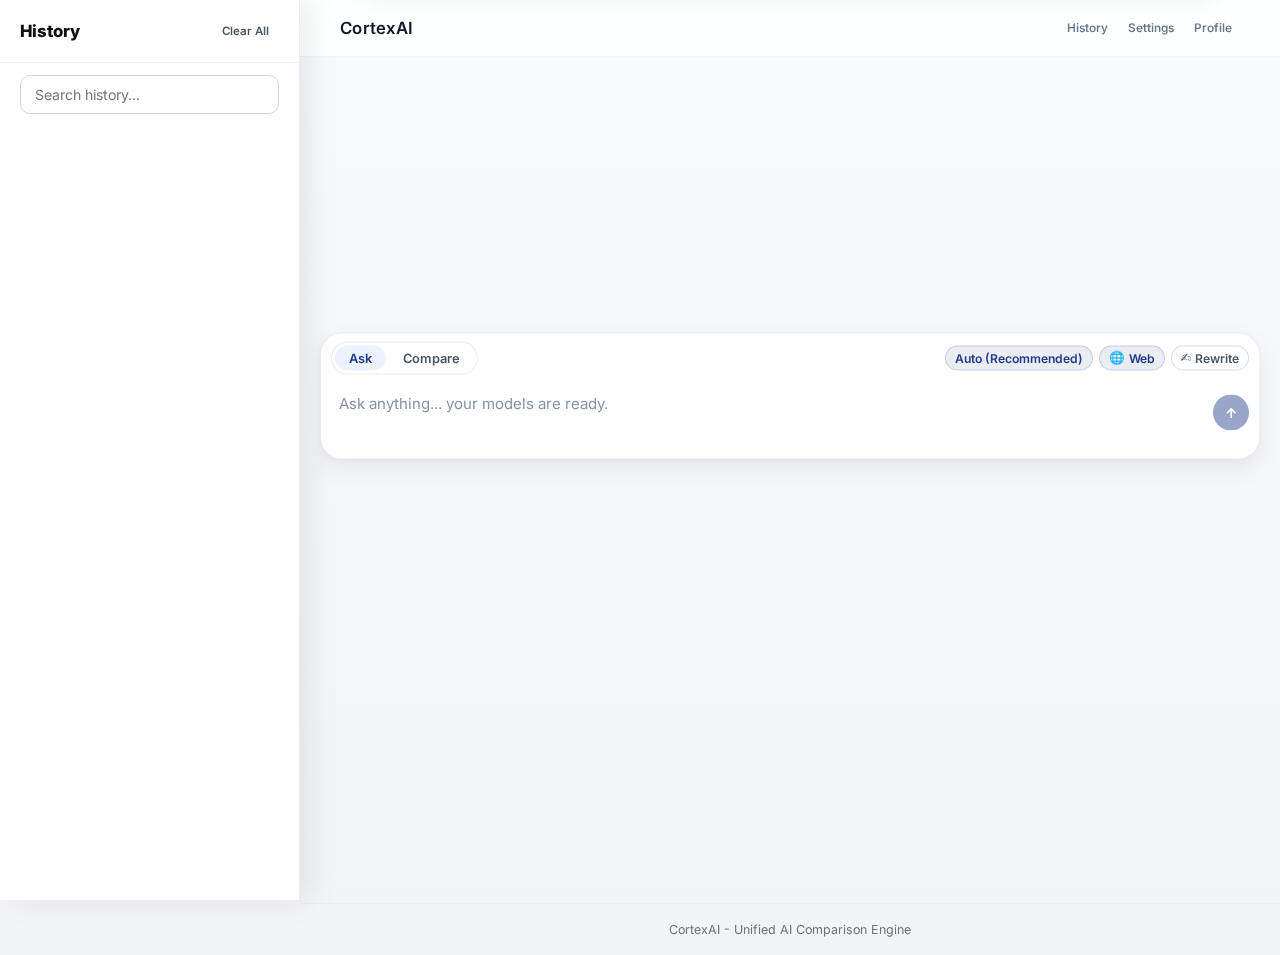
<file: frontend/index.html>
<!DOCTYPE html>
<html lang="en">

<head>
    <meta charset="UTF-8" />
    <meta name="viewport" content="width=device-width, initial-scale=1.0" />
    <title>CortexAI - Compare AI Responses Side by Side</title>
    <meta name="description"
        content="Compare AI model responses side by side. Single chat or multi-model comparison powered by CortexAI." />
    <link rel="preconnect" href="https://fonts.googleapis.com" />
    <link rel="preconnect" href="https://fonts.gstatic.com" crossorigin />
    <link
        href="https://fonts.googleapis.com/css2?family=Inter:ital,wght@0,300;0,400;0,500;0,600;0,700;0,800;1,400&display=swap"
        rel="stylesheet" />
    <link rel="stylesheet" href="style.css" />
</head>

<body>

    <div class="compact-bar" id="compactBar" aria-hidden="true">
        <div class="compact-bar-inner">
            <div class="compact-logo">
                <span class="compact-logo-text">CortexAI</span>
            </div>
            <div class="compact-mode-toggle">
                <button class="compact-mode-btn active" id="cBtnSingle" data-mode="single">Ask</button>
                <button class="compact-mode-btn" id="cBtnCompare" data-mode="compare">Compare</button>
            </div>
            <div class="compact-model-info" id="compactModelInfo"></div>
            <button class="compact-send-btn" id="compactSendBtn">
                <span class="btn-icon">&uarr;</span> Send
            </button>
        </div>
    </div>

    <header class="header" id="mainHeader">
        <div class="header-inner">
            <div class="logo">
                <span class="logo-text">CortexAI</span>
            </div>
            <div class="header-right">
                <button class="top-nav-link" type="button">History</button>
                <button class="top-nav-link" type="button">Settings</button>
                <button class="top-nav-link" type="button">Profile</button>
            </div>
        </div>
    </header>

    <aside class="history-sidebar" id="historySidebar" aria-label="Chat history">
        <div class="history-sidebar-header">
            <div class="history-sidebar-title">
                <span>History</span>
            </div>
            <div class="history-sidebar-actions">
                <button class="history-clear-btn" id="historyClearAllBtn" title="Clear all history">Clear All</button>
            </div>
        </div>
        <div class="history-search-wrap">
            <input type="text" id="historySearch" class="history-search" placeholder="Search history..."
                aria-label="Search history" />
        </div>
        <ul class="history-list" id="historyList" role="list"></ul>
        <div class="history-empty" id="historyEmpty">
            <div class="history-empty-icon">Chat</div>
            <p>No history yet.<br>Send a prompt to get started.</p>
        </div>
    </aside>

    <main class="main" id="workspace">

        <section class="results-section hidden" id="resultsSection" aria-live="polite" aria-label="AI responses">
            <div class="results-header">
                <h2 class="results-title">Responses</h2>
                <button class="btn-clear" id="clearBtn" title="Clear results">Clear</button>
            </div>
            <div class="results-grid" id="resultsGrid"></div>
        </section>

        <div class="card prompt-card" id="promptCard">
            <div class="composer-toolbar" id="composerToolbar" role="group" aria-label="Prompt routing controls">
                <div class="composer-toolbar-row">
                    <div class="mode-toggle toolbar-mode-toggle" role="tablist" aria-label="Chat mode">
                        <button class="mode-btn active" id="btnSingleMode" role="tab" aria-selected="true"
                            data-mode="single">
                            Ask
                        </button>
                        <button class="mode-btn" id="btnCompareMode" role="tab" aria-selected="false"
                            data-mode="compare">
                            Compare
                        </button>
                    </div>
                    <div class="composer-toolbar-left feature-strip" id="singleRoutingControls">
                        <span class="feature-chip-wrap">
                            <button class="feature-chip active" id="routeSmartBtn" type="button" role="switch"
                                aria-checked="true" aria-label="Auto (Recommended)"
                                aria-describedby="smartRoutingTooltip">
                                Auto (Recommended)
                            </button>
                            <span class="chip-tooltip" id="smartRoutingTooltip" role="tooltip">
                                Automatically selects the best model based on quality, speed, and cost.
                            </span>
                        </span>
                        <span class="feature-chip-wrap">
                            <button class="feature-chip" id="routeResearchBtn" type="button" role="switch"
                                aria-checked="false" aria-label="Web" aria-describedby="researchRoutingTooltip">
                                <span class="chip-icon" aria-hidden="true">&#127760;</span>
                                <span>Web</span>
                            </button>
                            <span class="chip-tooltip" id="researchRoutingTooltip" role="tooltip">
                                Searches the internet and includes citations.
                            </span>
                        </span>
                        <span class="feature-chip-wrap">
                            <button class="feature-chip" id="routeOptimizeBtn" type="button" role="switch"
                                aria-checked="false" aria-label="Rewrite" aria-describedby="optimizeRoutingTooltip">
                                <span class="chip-icon" aria-hidden="true">&#9997;</span>
                                <span>Rewrite</span>
                            </button>
                            <span class="chip-tooltip" id="optimizeRoutingTooltip" role="tooltip">
                                Improves your prompt before sending.
                            </span>
                        </span>
                    </div>
                </div>
                <div class="toolbar-model-group hidden" id="singleModelWrap">
                    <label class="sr-only" for="singleModel">Manual model selection</label>
                    <span class="toolbar-model-label" id="singleModelLabel">Using:</span>
                    <select id="singleModel" class="model-select toolbar-model-select" aria-label="Using: ChatGPT">
                        <option value="openai:gpt-4o">ChatGPT</option>
                    </select>
                </div>
                <div class="toolbar-compare-group hidden" id="compareModelWrap" aria-label="Compare model selectors">
                    <span class="toolbar-compare-label">Compare:</span>
                    <label class="sr-only" for="compareModel1">Compare model 1</label>
                    <select class="model-select toolbar-model-select compare-model-select" id="compareModel1"></select>
                    <span class="toolbar-compare-sep">vs</span>
                    <label class="sr-only" for="compareModel2">Compare model 2</label>
                    <select class="model-select toolbar-model-select compare-model-select" id="compareModel2"></select>
                    <span class="toolbar-compare-third hidden" id="compareModel3Wrap">
                        <span class="toolbar-compare-sep">vs</span>
                        <label class="sr-only" for="compareModel3">Compare model 3</label>
                        <select class="model-select toolbar-model-select compare-model-select" id="compareModel3"></select>
                    </span>
                    <button class="toolbar-add-model-btn" id="compareAddModelBtn" type="button" aria-expanded="false">
                        + Add Model
                    </button>
                </div>
            </div>
            <div class="prompt-input-wrap">
                <textarea id="promptInput" class="prompt-textarea" placeholder="Ask anything... your models are ready."
                    rows="1" aria-label="Prompt input"></textarea>
                <button class="btn-submit btn-submit-inline" id="submitBtn" aria-label="Send message">
                    <span class="btn-icon">&uarr;</span>
                </button>
            </div>
            <div class="routing-hint" id="workspaceTagline" aria-live="polite"></div>
            <div class="prompt-footer">
                <div class="prompt-footer-left">
                    <button class="btn-opt-view hidden" id="optViewBtn"
                        title="See what prompt was actually sent to the LLM">
                        View Optimized
                    </button>
                </div>
            </div>
        </div>

        <div class="opt-panel hidden" id="optPanel" role="region" aria-label="Optimized prompt view">
            <div class="opt-panel-header">
                <span class="opt-panel-title">Prompt Optimization - what went to the LLM</span>
                <button class="opt-panel-close" id="optPanelClose" aria-label="Close">X</button>
            </div>
            <div class="opt-panel-body">
                <div class="opt-col">
                    <div class="opt-col-label">YOUR ORIGINAL</div>
                    <div class="opt-col-text" id="optOriginalText"></div>
                </div>
                <div class="opt-col opt-col-right">
                    <div class="opt-col-label">OPTIMIZED</div>
                    <div class="opt-col-text" id="optOptimizedText"></div>
                </div>
            </div>
        </div>

        <div class="examples-section">
            <p class="examples-title">TRY AN EXAMPLE</p>
            <div class="examples-chips">
                <button class="chip" data-prompt="Explain quantum computing in simple terms">Explain quantum computing
                    in simple terms</button>
                <button class="chip" data-prompt="Write a haiku about artificial intelligence">Write a haiku about
                    artificial intelligence</button>
                <button class="chip" data-prompt="What are the pros and cons of remote work?">Pros and cons of remote
                    work?</button>
                <button class="chip" data-prompt="Explain the difference between SQL and NoSQL databases">SQL vs NoSQL
                    databases</button>
                <button class="chip" data-prompt="What is the best way to learn a new programming language?">How to
                    learn a programming language?</button>
            </div>
        </div>

        <div class="error-banner hidden" id="errorBanner" role="alert">
            <span class="error-icon">!</span>
            <span id="errorMsg">Something went wrong.</span>
            <button class="error-close" id="errorClose" aria-label="Dismiss error">X</button>
        </div>

    </main>

    <footer class="footer">
        <p>CortexAI - Unified AI Comparison Engine</p>
    </footer>

    <script src="smart-routing-state.js"></script>
    <script src="app.js"></script>
</body>

</html>
</file>
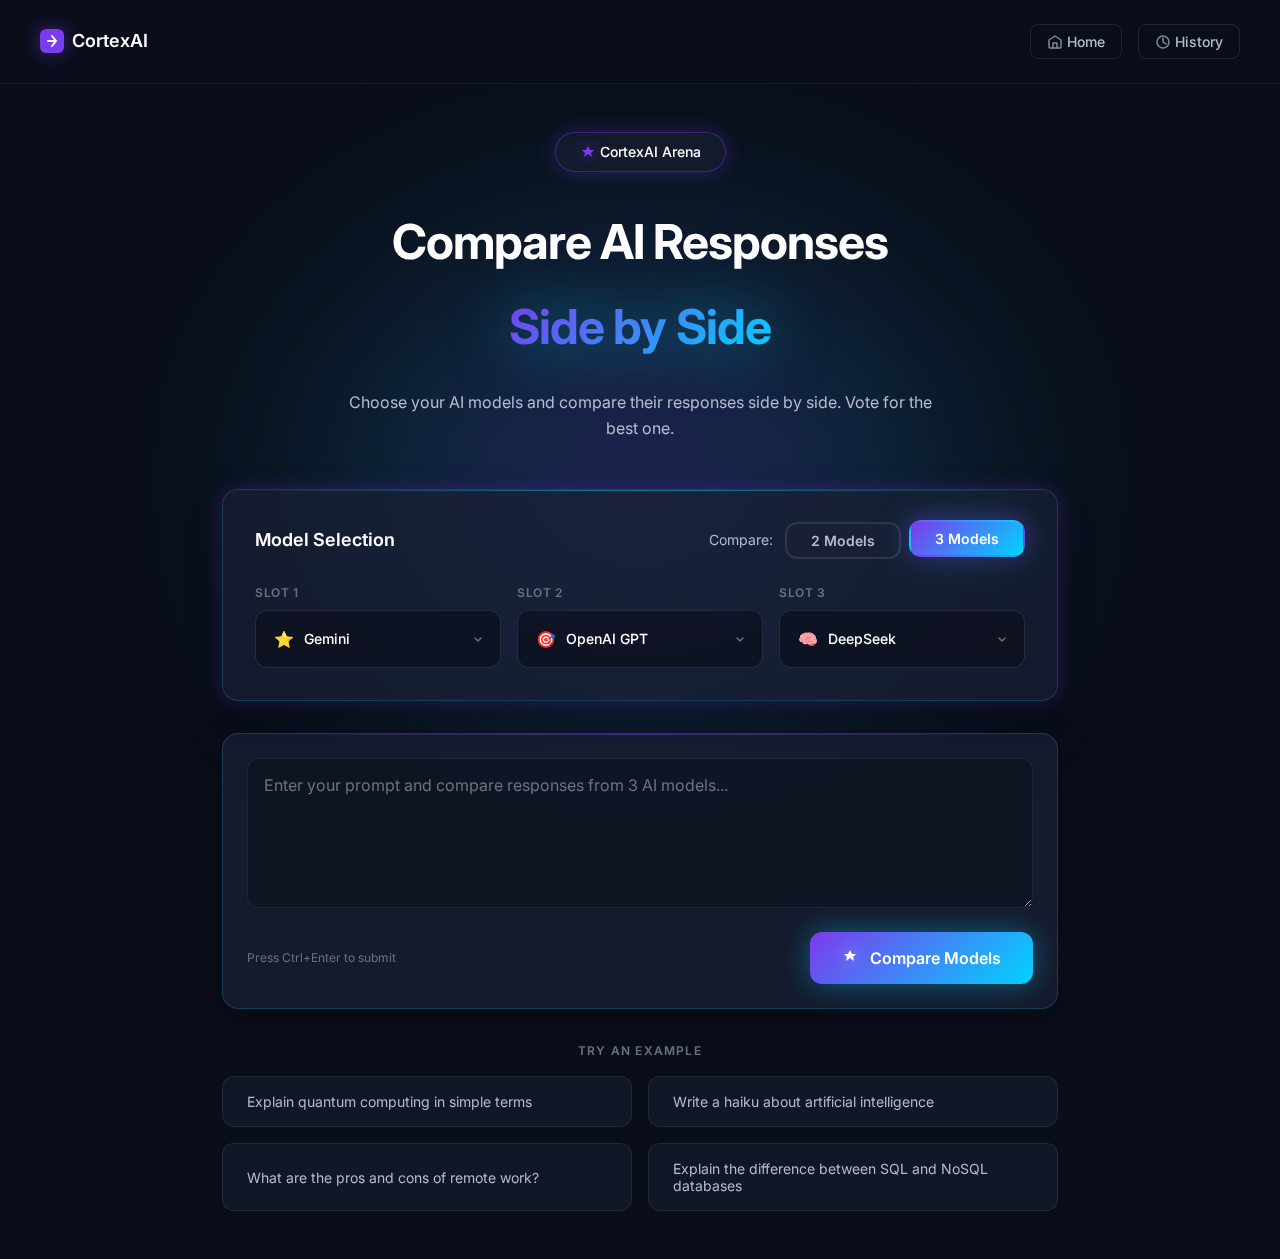
<file: ui/index.html>
<!DOCTYPE html>
<html lang="en">

<head>
    <meta charset="UTF-8">
    <meta name="viewport" content="width=device-width, initial-scale=1.0">
    <title>CortexAI Arena - Compare AI Responses</title>
    <meta name="description" content="Compare AI model responses side by side in the CortexAI Arena">
    <link rel="preconnect" href="https://fonts.googleapis.com">
    <link rel="preconnect" href="https://fonts.gstatic.com" crossorigin>
    <link href="https://fonts.googleapis.com/css2?family=Inter:wght@400;500;600;700&display=swap" rel="stylesheet">
    <link rel="stylesheet" href="styles.css?v=arena2026">
</head>

<body>
    <div class="container">
        <!-- Header -->
        <header class="header">
            <div class="logo">
                <div class="logo-icon">
                    <svg width="24" height="24" viewBox="0 0 24 24" fill="none" xmlns="http://www.w3.org/2000/svg">
                        <rect width="24" height="24" rx="6" fill="url(#logoGradient)" />
                        <path d="M12 7L16 12L12 17M8 12H16" stroke="#fff" stroke-width="2" stroke-linecap="round"
                            stroke-linejoin="round" />
                        <defs>
                            <linearGradient id="logoGradient" x1="0" y1="0" x2="24" y2="24">
                                <stop offset="0%" stop-color="#7c3aed" />
                                <stop offset="100%" stop-color="#00d4ff" />
                            </linearGradient>
                        </defs>
                    </svg>
                </div>
                <span class="logo-text">CortexAI</span>
            </div>
            <div class="header-actions">
                <button class="nav-btn" id="homeBtn">
                    <svg width="16" height="16" viewBox="0 0 16 16" fill="none" xmlns="http://www.w3.org/2000/svg">
                        <path d="M2 6L8 2L14 6V13C14 13.5523 13.5523 14 13 14H3C2.44772 14 2 13.5523 2 13V6Z"
                            stroke="currentColor" stroke-width="1.5" stroke-linecap="round" stroke-linejoin="round" />
                        <path d="M6 14V9H10V14" stroke="currentColor" stroke-width="1.5" stroke-linecap="round"
                            stroke-linejoin="round" />
                    </svg>
                    <span>Home</span>
                </button>
                <button class="nav-btn" id="historyBtn">
                    <svg width="16" height="16" viewBox="0 0 16 16" fill="none" xmlns="http://www.w3.org/2000/svg">
                        <circle cx="8" cy="8" r="6" stroke="currentColor" stroke-width="1.5" />
                        <path d="M8 4V8L11 10" stroke="currentColor" stroke-width="1.5" stroke-linecap="round" />
                    </svg>
                    <span>History</span>
                </button>
            </div>
        </header>

        <!-- Main Content -->
        <main class="main-content">
            <!-- Arena Badge -->
            <div class="arena-badge">
                <svg width="16" height="16" viewBox="0 0 16 16" fill="none" xmlns="http://www.w3.org/2000/svg">
                    <path d="M8 2L10 6H14L11 9L12 13L8 10L4 13L5 9L2 6H6L8 2Z" fill="currentColor" />
                </svg>
                <span>CortexAI Arena</span>
            </div>

            <!-- Hero Section -->
            <h1 class="main-heading">Compare AI Responses</h1>
            <h2 class="sub-heading">Side by Side</h2>
            <p class="description">Choose your AI models and compare their responses side by side. Vote for the best
                one.</p>

            <!-- Model Selection Panel -->
            <div class="model-selection-panel">
                <div class="panel-header">
                    <h3>Model Selection</h3>
                    <div class="comparison-toggle">
                        <span class="toggle-label">Compare:</span>
                        <button class="toggle-btn" data-models="2"><span>2 Models</span></button>
                        <button class="toggle-btn active" data-models="3"><span>3 Models</span></button>
                    </div>
                </div>

                <div class="model-slots">
                    <!-- Slot 1 -->
                    <div class="model-slot">
                        <label class="slot-label">SLOT 1</label>
                        <div class="model-dropdown" data-slot="1">
                            <div class="model-icon gemini-icon">
                                <svg width="16" height="16" viewBox="0 0 16 16" fill="none"
                                    xmlns="http://www.w3.org/2000/svg">
                                    <path d="M8 2L10 6H14L11 9L12 13L8 10L4 13L5 9L2 6H6L8 2Z" fill="currentColor" />
                                </svg>
                            </div>
                            <span class="model-name">Gemini</span>
                            <svg class="dropdown-arrow" width="12" height="12" viewBox="0 0 12 12" fill="none"
                                xmlns="http://www.w3.org/2000/svg">
                                <path d="M3 5L6 8L9 5" stroke="currentColor" stroke-width="1.5" stroke-linecap="round"
                                    stroke-linejoin="round" />
                            </svg>
                        </div>
                    </div>

                    <!-- Slot 2 -->
                    <div class="model-slot">
                        <label class="slot-label">SLOT 2</label>
                        <div class="model-dropdown" data-slot="2">
                            <div class="model-icon openai-icon">
                                <svg width="16" height="16" viewBox="0 0 16 16" fill="none"
                                    xmlns="http://www.w3.org/2000/svg">
                                    <circle cx="8" cy="8" r="6" stroke="currentColor" stroke-width="1.5" />
                                    <circle cx="8" cy="8" r="2" fill="currentColor" />
                                </svg>
                            </div>
                            <span class="model-name">OpenAI GPT</span>
                            <svg class="dropdown-arrow" width="12" height="12" viewBox="0 0 12 12" fill="none"
                                xmlns="http://www.w3.org/2000/svg">
                                <path d="M3 5L6 8L9 5" stroke="currentColor" stroke-width="1.5" stroke-linecap="round"
                                    stroke-linejoin="round" />
                            </svg>
                        </div>
                    </div>

                    <!-- Slot 3 -->
                    <div class="model-slot">
                        <label class="slot-label">SLOT 3</label>
                        <div class="model-dropdown" data-slot="3">
                            <div class="model-icon claude-icon">
                                <svg width="16" height="16" viewBox="0 0 16 16" fill="none"
                                    xmlns="http://www.w3.org/2000/svg">
                                    <rect x="3" y="3" width="10" height="10" rx="2" stroke="currentColor"
                                        stroke-width="1.5" />
                                </svg>
                            </div>
                            <span class="model-name">Claude</span>
                            <svg class="dropdown-arrow" width="12" height="12" viewBox="0 0 12 12" fill="none"
                                xmlns="http://www.w3.org/2000/svg">
                                <path d="M3 5L6 8L9 5" stroke="currentColor" stroke-width="1.5" stroke-linecap="round"
                                    stroke-linejoin="round" />
                            </svg>
                        </div>
                    </div>
                </div>
            </div>

            <!-- Prompt Input -->
            <div class="prompt-container">
                <textarea class="prompt-input" id="promptInput"
                    placeholder="Enter your prompt and compare responses from 3 AI models..."></textarea>
                <div class="prompt-footer">
                    <span class="prompt-hint">Press Ctrl+Enter to submit</span>
                    <button class="compare-btn" id="compareBtn">
                        <svg width="20" height="20" viewBox="0 0 20 20" fill="none" xmlns="http://www.w3.org/2000/svg">
                            <path d="M8 2L10 6H14L11 9L12 13L8 10L4 13L5 9L2 6H6L8 2Z" fill="currentColor" />
                        </svg>
                        <span>Compare Models</span>
                    </button>
                </div>
            </div>

            <!-- Examples Section -->
            <div class="examples-section">
                <p class="examples-label">TRY AN EXAMPLE</p>
                <div class="examples-grid">
                    <button class="example-card" data-query="Explain quantum computing in simple terms">
                        Explain quantum computing in simple terms
                    </button>
                    <button class="example-card" data-query="Write a haiku about artificial intelligence">
                        Write a haiku about artificial intelligence
                    </button>
                    <button class="example-card" data-query="What are the pros and cons of remote work?">
                        What are the pros and cons of remote work?
                    </button>
                    <button class="example-card" data-query="Explain the difference between SQL and NoSQL databases">
                        Explain the difference between SQL and NoSQL databases
                    </button>
                </div>
            </div>
        </main>
    </div>

    <script src="script.js?v=arena2026"></script>
</body>

</html>
</file>
<file: ui/styles.css>
/* ===== CSS VARIABLES & DESIGN TOKENS ===== */
:root {
    /* Dark Theme Colors */
    --color-bg-primary: #0a0e1a;
    --color-bg-secondary: #1a1f35;
    --color-bg-tertiary: #242b45;
    --color-glass-bg: rgba(26, 31, 53, 0.7);
    --color-glass-border: rgba(0, 212, 255, 0.2);

    /* Text Colors */
    --color-text-primary: #ffffff;
    --color-text-secondary: #b4bcd0;
    --color-text-tertiary: #6b7280;

    /* Accent Colors */
    --color-accent-blue: #00d4ff;
    --color-accent-purple: #7c3aed;
    --color-accent-cyan: #06b6d4;

    /* Gradient */
    --gradient-primary: linear-gradient(135deg, #7c3aed 0%, #00d4ff 100%);
    --gradient-glow: radial-gradient(ellipse at center, rgba(124, 58, 237, 0.3) 0%, rgba(0, 212, 255, 0.15) 50%, transparent 70%);

    /* Spacing */
    --spacing-xs: 0.25rem;
    --spacing-sm: 0.5rem;
    --spacing-md: 1rem;
    --spacing-lg: 1.5rem;
    --spacing-xl: 2rem;
    --spacing-2xl: 2.5rem;
    --spacing-3xl: 3rem;

    /* Border Radius */
    --radius-sm: 0.375rem;
    --radius-md: 0.5rem;
    --radius-lg: 0.75rem;
    --radius-xl: 1rem;
    --radius-2xl: 1.5rem;

    /* Shadows with Glow */
    --shadow-glow-sm: 0 0 20px rgba(124, 58, 237, 0.3);
    --shadow-glow-md: 0 0 30px rgba(0, 212, 255, 0.4);
    --shadow-glow-lg: 0 0 60px rgba(124, 58, 237, 0.5);
    --shadow-glass: 0 8px 32px rgba(0, 0, 0, 0.3);

    /* Typography */
    --font-family: 'Inter', -apple-system, BlinkMacSystemFont, 'Segoe UI', Roboto, sans-serif;
    --font-size-xs: 0.75rem;
    --font-size-sm: 0.875rem;
    --font-size-base: 1rem;
    --font-size-lg: 1.125rem;
    --font-size-xl: 1.25rem;
    --font-size-2xl: 1.5rem;
    --font-size-3xl: 2rem;
    --font-size-4xl: 3rem;

    /* Transitions */
    --transition-fast: 150ms cubic-bezier(0.4, 0, 0.2, 1);
    --transition-base: 250ms cubic-bezier(0.4, 0, 0.2, 1);
    --transition-slow: 350ms cubic-bezier(0.4, 0, 0.2, 1);
}

/* ===== RESET & BASE STYLES ===== */
* {
    margin: 0;
    padding: 0;
    box-sizing: border-box;
}

html {
    font-size: 16px;
    -webkit-font-smoothing: antialiased;
    -moz-osx-font-smoothing: grayscale;
    text-rendering: optimizeLegibility;
}

body {
    font-family: var(--font-family);
    background: var(--color-bg-primary);
    color: var(--color-text-primary);
    font-size: var(--font-size-base);
    line-height: 1.6;
    min-height: 100vh;
    overflow-x: hidden;
    position: relative;
}

/* Background Glow Effect */
body::before {
    content: "";
    position: fixed;
    top: 20%;
    left: 50%;
    transform: translateX(-50%);
    width: 800px;
    height: 600px;
    background: var(--gradient-glow);
    filter: blur(100px);
    pointer-events: none;
    z-index: 0;
}

button {
    font-family: inherit;
    cursor: pointer;
    border: none;
    background: none;
    outline: none;
}

input,
textarea {
    font-family: inherit;
    outline: none;
}

/* ===== LAYOUT ===== */
.container {
    min-height: 100vh;
    display: flex;
    flex-direction: column;
    position: relative;
    z-index: 1;
}

/* ===== HEADER ===== */
.header {
    display: flex;
    justify-content: space-between;
    align-items: center;
    padding: var(--spacing-lg) var(--spacing-2xl);
    background: rgba(10, 14, 26, 0.8);
    backdrop-filter: blur(12px);
    -webkit-backdrop-filter: blur(12px);
    border-bottom: 1px solid rgba(255, 255, 255, 0.05);
    position: sticky;
    top: 0;
    z-index: 100;
}

.logo {
    display: flex;
    align-items: center;
    gap: var(--spacing-sm);
    font-weight: 600;
    font-size: var(--font-size-lg);
    color: var(--color-text-primary);
}

.logo-icon {
    display: flex;
    align-items: center;
    justify-content: center;
    filter: drop-shadow(0 0 10px rgba(124, 58, 237, 0.5));
}

.header-actions {
    display: flex;
    align-items: center;
    gap: var(--spacing-md);
}

.nav-btn {
    display: flex;
    align-items: center;
    gap: var(--spacing-xs);
    padding: var(--spacing-sm) var(--spacing-md);
    border-radius: var(--radius-md);
    font-size: var(--font-size-sm);
    font-weight: 500;
    color: var(--color-text-secondary);
    background: transparent;
    border: 1px solid rgba(255, 255, 255, 0.1);
    transition: all var(--transition-base);
}

.nav-btn:hover {
    background: rgba(255, 255, 255, 0.05);
    border-color: rgba(0, 212, 255, 0.3);
    color: var(--color-text-primary);
    transform: translateY(-2px);
}

.nav-btn svg {
    opacity: 0.7;
}

.nav-btn:hover svg {
    opacity: 1;
}

/* ===== MAIN CONTENT ===== */
.main-content {
    flex: 1;
    display: flex;
    flex-direction: column;
    align-items: center;
    padding: var(--spacing-3xl) var(--spacing-xl);
    max-width: 900px;
    margin: 0 auto;
    width: 100%;
}

/* Arena Badge */
.arena-badge {
    display: inline-flex;
    align-items: center;
    gap: var(--spacing-xs);
    padding: var(--spacing-sm) var(--spacing-lg);
    background: rgba(26, 31, 53, 0.6);
    backdrop-filter: blur(12px);
    -webkit-backdrop-filter: blur(12px);
    border: 1px solid rgba(124, 58, 237, 0.4);
    border-radius: var(--radius-2xl);
    font-size: var(--font-size-sm);
    font-weight: 500;
    color: var(--color-text-primary);
    margin-bottom: var(--spacing-xl);
    box-shadow: 0 0 20px rgba(124, 58, 237, 0.3);
}

.arena-badge svg {
    color: var(--color-accent-purple);
    filter: drop-shadow(0 0 8px rgba(124, 58, 237, 0.6));
}

/* Hero Section */
.main-heading {
    font-size: var(--font-size-4xl);
    font-weight: 700;
    color: var(--color-text-primary);
    text-align: center;
    margin-bottom: var(--spacing-sm);
    letter-spacing: -0.02em;
}

.sub-heading {
    font-size: var(--font-size-4xl);
    font-weight: 700;
    background: var(--gradient-primary);
    -webkit-background-clip: text;
    -webkit-text-fill-color: transparent;
    background-clip: text;
    text-align: center;
    margin-bottom: var(--spacing-lg);
    letter-spacing: -0.02em;
    filter: drop-shadow(0 0 30px rgba(0, 212, 255, 0.5));
}

.description {
    font-size: var(--font-size-base);
    color: var(--color-text-secondary);
    text-align: center;
    max-width: 600px;
    margin-bottom: var(--spacing-3xl);
    line-height: 1.6;
}

/* ===== MODEL SELECTION PANEL ===== */
.model-selection-panel {
    width: 100%;
    background: var(--color-glass-bg);
    backdrop-filter: blur(20px);
    -webkit-backdrop-filter: blur(20px);
    border: 1px solid var(--color-glass-border);
    border-radius: var(--radius-xl);
    padding: var(--spacing-xl);
    margin-bottom: var(--spacing-xl);
    box-shadow: var(--shadow-glass), var(--shadow-glow-sm);
    position: relative;
    overflow: visible;
    z-index: 10;
}

.model-selection-panel::before {
    content: "";
    position: absolute;
    top: 0;
    left: 0;
    right: 0;
    height: 1px;
    background: linear-gradient(90deg, transparent, rgba(0, 212, 255, 0.5), transparent);
}

.panel-header {
    display: flex;
    justify-content: space-between;
    align-items: center;
    margin-bottom: var(--spacing-lg);
}

.panel-header h3 {
    font-size: var(--font-size-lg);
    font-weight: 600;
    color: var(--color-text-primary);
}

.comparison-toggle {
    display: flex;
    align-items: center;
    gap: var(--spacing-sm);
}

.toggle-label {
    font-size: var(--font-size-sm);
    color: var(--color-text-secondary);
    margin-right: var(--spacing-xs);
}

.toggle-btn {
    padding: var(--spacing-sm) var(--spacing-lg);
    background: rgba(26, 31, 53, 0.6);
    border: 2px solid rgba(255, 255, 255, 0.1);
    border-radius: var(--radius-lg);
    font-size: var(--font-size-sm);
    font-weight: 600;
    color: var(--color-text-secondary);
    cursor: pointer;
    transition: all 0.3s cubic-bezier(0.4, 0, 0.2, 1);
    position: relative;
    overflow: hidden;
    backdrop-filter: blur(10px);
}

.toggle-btn::before {
    content: "";
    position: absolute;
    inset: 0;
    background: var(--gradient-primary);
    opacity: 0;
    transition: opacity 0.3s ease;
}

.toggle-btn>span {
    position: relative;
    z-index: 1;
}

.toggle-btn:hover {
    border-color: rgba(124, 58, 237, 0.4);
    background: rgba(26, 31, 53, 0.8);
    transform: translateY(-2px);
    box-shadow: 0 4px 12px rgba(0, 0, 0, 0.3);
}

.toggle-btn.active {
    background: var(--gradient-primary);
    border-color: transparent;
    color: var(--color-text-primary);
    box-shadow: 0 0 20px rgba(124, 58, 237, 0.4),
        0 0 40px rgba(0, 212, 255, 0.2),
        0 4px 12px rgba(0, 0, 0, 0.3);
    transform: translateY(-2px);
}

.toggle-btn.active::before {
    opacity: 1;
}

/* Model Slots */
.model-slots {
    display: grid;
    grid-template-columns: repeat(3, 1fr);
    gap: var(--spacing-md);
}

.model-slot {
    display: flex;
    flex-direction: column;
    gap: var(--spacing-sm);
}

.slot-label {
    font-size: var(--font-size-xs);
    font-weight: 600;
    color: var(--color-text-tertiary);
    letter-spacing: 0.05em;
    text-transform: uppercase;
}

.model-dropdown {
    display: flex;
    align-items: center;
    gap: var(--spacing-sm);
    padding: var(--spacing-md);
    background: rgba(10, 14, 26, 0.6);
    border: 1px solid rgba(255, 255, 255, 0.1);
    border-radius: var(--radius-lg);
    cursor: pointer;
    transition: all var(--transition-base);
    position: relative;
}

.model-dropdown:hover {
    background: rgba(10, 14, 26, 0.8);
    border-color: var(--color-accent-blue);
    box-shadow: 0 0 20px rgba(0, 212, 255, 0.2);
    transform: translateY(-2px);
}

.model-icon {
    display: flex;
    align-items: center;
    justify-content: center;
    width: 24px;
    height: 24px;
    border-radius: var(--radius-sm);
}

.gemini-icon {
    color: #4285f4;
}

.openai-icon {
    color: #10a37f;
}

.claude-icon {
    color: #d97706;
}

.model-name {
    flex: 1;
    font-size: var(--font-size-sm);
    font-weight: 500;
    color: var(--color-text-primary);
}

.dropdown-arrow {
    color: var(--color-text-tertiary);
    transition: transform var(--transition-base);
}

.model-dropdown:hover .dropdown-arrow {
    color: var(--color-accent-blue);
}

/* ===== PROMPT CONTAINER ===== */
.prompt-container {
    width: 100%;
    background: var(--color-glass-bg);
    backdrop-filter: blur(20px);
    -webkit-backdrop-filter: blur(20px);
    border: 1px solid var(--color-glass-border);
    border-radius: var(--radius-xl);
    padding: var(--spacing-lg);
    margin-bottom: var(--spacing-xl);
    box-shadow: var(--shadow-glass);
    position: relative;
    overflow: visible;
    z-index: 5;
}

.prompt-container::before {
    content: "";
    position: absolute;
    top: 0;
    left: 0;
    right: 0;
    height: 1px;
    background: linear-gradient(90deg, transparent, rgba(124, 58, 237, 0.5), transparent);
}

.prompt-input {
    width: 100%;
    min-height: 150px;
    background: rgba(10, 14, 26, 0.5);
    border: 1px solid rgba(255, 255, 255, 0.08);
    border-radius: var(--radius-lg);
    padding: var(--spacing-md);
    color: var(--color-text-primary);
    font-size: var(--font-size-base);
    resize: vertical;
    margin-bottom: var(--spacing-md);
    transition: all var(--transition-base);
}

.prompt-input:focus {
    border-color: var(--color-accent-blue);
    background: rgba(10, 14, 26, 0.7);
    box-shadow: 0 0 20px rgba(0, 212, 255, 0.15);
}

.prompt-input::placeholder {
    color: var(--color-text-tertiary);
}

.prompt-footer {
    display: flex;
    justify-content: space-between;
    align-items: center;
}

.prompt-hint {
    font-size: var(--font-size-xs);
    color: var(--color-text-tertiary);
}

.compare-btn {
    display: flex;
    align-items: center;
    gap: var(--spacing-sm);
    padding: var(--spacing-md) var(--spacing-xl);
    background: var(--gradient-primary);
    border-radius: var(--radius-lg);
    font-size: var(--font-size-base);
    font-weight: 600;
    color: var(--color-text-primary);
    box-shadow: var(--shadow-glow-md);
    transition: all var(--transition-base);
    position: relative;
    overflow: hidden;
}

.compare-btn::before {
    content: "";
    position: absolute;
    top: 0;
    left: -100%;
    width: 100%;
    height: 100%;
    background: linear-gradient(90deg, transparent, rgba(255, 255, 255, 0.2), transparent);
    transition: left var(--transition-slow);
}

.compare-btn:hover::before {
    left: 100%;
}

.compare-btn:hover {
    transform: translateY(-3px);
    box-shadow: 0 0 40px rgba(124, 58, 237, 0.6), 0 0 60px rgba(0, 212, 255, 0.4);
}

.compare-btn:active {
    transform: translateY(-1px);
}

.compare-btn svg {
    filter: drop-shadow(0 0 8px rgba(255, 255, 255, 0.5));
}

/* ===== EXAMPLES SECTION ===== */
.examples-section {
    width: 100%;
}

.examples-label {
    font-size: var(--font-size-xs);
    font-weight: 600;
    color: var(--color-text-tertiary);
    letter-spacing: 0.1em;
    text-transform: uppercase;
    margin-bottom: var(--spacing-md);
    text-align: center;
}

.examples-grid {
    display: grid;
    grid-template-columns: repeat(2, 1fr);
    gap: var(--spacing-md);
}

.example-card {
    padding: var(--spacing-md) var(--spacing-lg);
    background: rgba(26, 31, 53, 0.5);
    backdrop-filter: blur(10px);
    -webkit-backdrop-filter: blur(10px);
    border: 1px solid rgba(255, 255, 255, 0.08);
    border-radius: var(--radius-lg);
    font-size: var(--font-size-sm);
    color: var(--color-text-secondary);
    text-align: left;
    transition: all var(--transition-base);
    cursor: pointer;
}

.example-card:hover {
    background: rgba(26, 31, 53, 0.8);
    border-color: rgba(124, 58, 237, 0.4);
    color: var(--color-text-primary);
    transform: translateY(-2px);
    box-shadow: 0 0 20px rgba(124, 58, 237, 0.2);
}

/* ===== RESPONSIVE ===== */
@media (max-width: 768px) {

    .main-heading,
    .sub-heading {
        font-size: var(--font-size-3xl);
    }

    .model-slots {
        grid-template-columns: 1fr;
    }

    .examples-grid {
        grid-template-columns: 1fr;
    }

    .panel-header {
        flex-direction: column;
        align-items: flex-start;
        gap: var(--spacing-md);
    }

    .main-content {
        padding: var(--spacing-xl) var(--spacing-md);
    }
}

/* ===== ANIMATIONS ===== */
@keyframes fadeIn {
    from {
        opacity: 0;
        transform: translateY(20px);
    }

    to {
        opacity: 1;
        transform: translateY(0);
    }
}

.main-content>* {
    animation: fadeIn var(--transition-slow) ease-out backwards;
}

.arena-badge {
    animation-delay: 0.1s;
}

.main-heading {
    animation-delay: 0.2s;
}

.sub-heading {
    animation-delay: 0.3s;
}

.description {
    animation-delay: 0.4s;
}

.model-selection-panel {
    animation-delay: 0.5s;
}

.prompt-container {
    animation-delay: 0.6s;
}

.examples-section {
    animation-delay: 0.7s;
}
</file>
<file: frontend/style.css>
/* ── Reset & Base ── */
*,
*::before,
*::after {
    box-sizing: border-box;
    margin: 0;
    padding: 0;
}

:root {
    --cream: #F7F8FA;
    --cream-deep: #EEF1F5;
    --amber: #1E3A8A;
    --amber-light: #93C5FD;
    --amber-hover: #1D4ED8;
    --white: #FFFFFF;
    --text-primary: #111111;
    --text-sec: #4B5563;
    --text-muted: #6B7280;
    --border: #D1D5DB;
    --card-shadow: 0 8px 24px rgba(15, 23, 42, .08);
    --card-shadow-hover: 0 10px 28px rgba(15, 23, 42, .11);
    --radius-sm: 8px;
    --radius-md: 16px;
    --radius-lg: 16px;
    --font: 'Inter', system-ui, sans-serif;
    --ease: cubic-bezier(.4, 0, .2, 1);
    --t: 0.22s;
    --history-width: 340px;
}

html {
    font-size: 16px;
    scroll-behavior: smooth;
}

body {
    font-family: var(--font);
    background: linear-gradient(180deg, #F9FAFB 0%, #F3F4F6 100%);
    color: var(--text-primary);
    min-height: 100vh;
    display: flex;
    flex-direction: column;
    overflow-x: hidden;
    padding-left: var(--history-width);
}

/* ── Utility ── */
.hidden {
    display: none !important;
}

/* ══════════════════════════════════════════
   FLOATING COMPACT BAR
══════════════════════════════════════════ */
.compact-bar {
    position: fixed;
    top: 0;
    left: var(--history-width);
    right: 0;
    z-index: 200;
    display: flex;
    justify-content: center;
    padding: 10px 16px;
    pointer-events: none;
    translate: 0 -100%;
    transition: translate 0.4s var(--ease);
}

.compact-bar.visible {
    translate: 0 0;
    pointer-events: auto;
}

.compact-bar-inner {
    display: flex;
    align-items: center;
    gap: 12px;
    background: rgba(255, 255, 255, .9);
    backdrop-filter: blur(20px) saturate(1.6);
    -webkit-backdrop-filter: blur(20px) saturate(1.6);
    border: 1px solid rgba(229, 231, 235, .7);
    border-radius: 40px;
    padding: 8px 14px;
    box-shadow: 0 4px 24px rgba(0, 0, 0, .12), 0 1px 4px rgba(0, 0, 0, .06);
    flex-wrap: wrap;
    max-width: 860px;
    width: 100%;
}

.compact-logo {
    display: flex;
    align-items: center;
    font-weight: 650;
    font-size: .86rem;
    letter-spacing: .01em;
    flex-shrink: 0;
    color: #0F172A;
}

.compact-logo-text {
    line-height: 1;
}

.compact-mode-toggle {
    display: flex;
    background: var(--cream-deep);
    border-radius: 20px;
    padding: 3px;
    gap: 2px;
    flex-shrink: 0;
}

.compact-mode-btn {
    padding: 5px 12px;
    border-radius: 16px;
    border: none;
    background: transparent;
    font-family: var(--font);
    font-size: .78rem;
    font-weight: 600;
    color: var(--text-sec);
    cursor: pointer;
    transition: background var(--t), color var(--t);
}

.compact-mode-btn.active {
    background: var(--amber);
    color: var(--white);
}

.compact-model-info {
    display: flex;
    gap: 6px;
    flex: 1;
    flex-wrap: wrap;
    align-items: center;
    min-width: 0;
}

.compact-model-badge {
    display: inline-flex;
    align-items: center;
    gap: 5px;
    background: var(--white);
    border: 1px solid var(--border);
    border-radius: 6px;
    padding: 3px 9px;
    font-size: .75rem;
    font-weight: 600;
    color: #1E3A8A;
    white-space: nowrap;
    max-width: 160px;
    overflow: hidden;
    text-overflow: ellipsis;
}

.compact-send-btn {
    display: inline-flex;
    align-items: center;
    gap: 5px;
    padding: 7px 16px;
    border-radius: 20px;
    border: none;
    background: var(--amber);
    color: var(--white);
    font-family: var(--font);
    font-size: .82rem;
    font-weight: 700;
    cursor: pointer;
    transition: background var(--t), box-shadow var(--t), transform var(--t);
    box-shadow: 0 2px 8px rgba(30, 58, 138, .35);
    flex-shrink: 0;
}

.compact-send-btn:hover {
    background: var(--amber-hover);
    transform: translateY(-1px);
}

.compact-send-btn:active {
    transform: translateY(0);
}

/* ══════════════════════════════════════════
   STICKY NAV HEADER
══════════════════════════════════════════ */
.header {
    position: sticky;
    top: 0;
    z-index: 100;
    background: rgba(255, 255, 255, .86);
    backdrop-filter: blur(14px);
    -webkit-backdrop-filter: blur(14px);
    border-bottom: 1px solid rgba(0, 0, 0, .04);
    transition: box-shadow var(--t), background var(--t);
}

.header.scrolled {
    box-shadow: 0 4px 18px rgba(15, 23, 42, .05);
    background: rgba(255, 255, 255, .92);
}

.header-inner {
    max-width: 940px;
    margin: 0 auto;
    padding: 0 20px;
    min-height: 56px;
    display: flex;
    align-items: center;
    justify-content: space-between;
    gap: 12px;
}

.logo {
    display: flex;
    align-items: center;
}

.logo-text {
    font-weight: 600;
    font-size: 1.05rem;
    letter-spacing: .3px;
    color: #0F172A;
}

.header-right {
    display: flex;
    align-items: center;
    gap: 4px;
    flex-shrink: 0;
}

.top-nav-link {
    border: none;
    background: transparent;
    color: #64748B;
    font-family: var(--font);
    font-size: .74rem;
    font-weight: 550;
    padding: 4px 8px;
    border-radius: 8px;
    cursor: pointer;
    transition: background var(--t), color var(--t);
}

.top-nav-link:hover {
    background: rgba(30, 58, 138, .06);
    color: #334155;
}

.top-nav-link:focus-visible {
    outline: none;
    box-shadow: 0 0 0 3px rgba(30, 58, 138, .18);
}

/* Opt toggle (in header) */
.opt-toggle-label {
    display: flex;
    align-items: center;
    gap: 5px;
    font-size: .82rem;
    font-weight: 500;
    color: var(--text-sec);
    cursor: pointer;
    white-space: nowrap;
}

.opt-icon {
    font-size: .9rem;
}

.opt-status {
    font-size: .78rem;
    font-weight: 700;
    color: var(--text-muted);
    min-width: 20px;
    transition: color var(--t);
}

.opt-status.on {
    color: var(--amber);
}

/* Toggle switch */
.toggle-switch {
    position: relative;
    display: inline-block;
    cursor: pointer;
}

.toggle-switch input {
    position: absolute;
    opacity: 0;
    width: 0;
    height: 0;
}

.toggle-track {
    display: block;
    width: 40px;
    height: 22px;
    background: var(--border);
    border-radius: 11px;
    position: relative;
    transition: background var(--t);
}

.toggle-switch input:checked~.toggle-track {
    background: var(--amber);
}

.toggle-thumb {
    position: absolute;
    top: 2px;
    left: 2px;
    width: 18px;
    height: 18px;
    background: var(--white);
    border-radius: 50%;
    box-shadow: 0 1px 4px rgba(0, 0, 0, .2);
    transition: transform var(--t);
}

.toggle-switch input:checked~.toggle-track .toggle-thumb {
    transform: translateX(18px);
}

/* ══════════════════════════════════════════
   HERO SECTION (scrolls away)
══════════════════════════════════════════ */
.hero {
    position: relative;
    min-height: 220px;
    display: flex;
    align-items: center;
    justify-content: center;
    overflow: hidden;
    background: linear-gradient(165deg, #FFF9E0 0%, #FFFBEF 55%, #FFF0C2 100%);
}

/* Subtle animated grid background */
.hero-bg-grid {
    position: absolute;
    inset: 0;
    background-image:
        linear-gradient(rgba(245, 166, 35, .06) 1px, transparent 1px),
        linear-gradient(90deg, rgba(245, 166, 35, .06) 1px, transparent 1px);
    background-size: 44px 44px;
    animation: gridDrift 18s linear infinite;
}

@keyframes gridDrift {
    0% {
        background-position: 0 0;
    }

    100% {
        background-position: 44px 44px;
    }
}

.hero-content {
    position: relative;
    z-index: 1;
    text-align: center;
    padding: 24px 24px 28px;
    max-width: 680px;
    width: 100%;
    will-change: opacity, transform;
}

.hero-badge {
    display: inline-flex;
    align-items: center;
    gap: 8px;
    background: rgba(250, 204, 21, .25);
    border: 1px solid rgba(245, 166, 35, .35);
    color: #7A4F00;
    font-size: .78rem;
    font-weight: 700;
    letter-spacing: .08em;
    text-transform: uppercase;
    padding: 6px 16px;
    border-radius: 20px;
    margin-bottom: 28px;
    backdrop-filter: blur(6px);
}

.hero-badge-dot {
    width: 7px;
    height: 7px;
    border-radius: 50%;
    background: var(--amber);
    animation: pulseDot 2s ease-in-out infinite;
}

@keyframes pulseDot {

    0%,
    100% {
        transform: scale(1);
        opacity: 1;
    }

    50% {
        transform: scale(1.45);
        opacity: .65;
    }
}

.hero-title {
    font-size: clamp(1.6rem, 3.8vw, 2.25rem);
    font-weight: 800;
    line-height: 1.12;
    letter-spacing: -.6px;
    margin-bottom: 18px;
    display: flex;
    flex-direction: column;
    gap: 4px;
}

.hero-accent {
    color: var(--amber);
    display: block;
}

.hero-sub {
    color: var(--text-sec);
    font-size: .95rem;
    line-height: 1.5;
    max-width: 560px;
    margin: 0 auto 8px;
}

.hero-scroll-hint {
    display: none;
    flex-direction: column;
    align-items: center;
    gap: 6px;
    color: var(--text-muted);
    font-size: .78rem;
    font-weight: 500;
    letter-spacing: .06em;
    text-transform: uppercase;
    animation: hintFade 2.5s ease-in-out 1.5s both;
}

@keyframes hintFade {
    from {
        opacity: 0;
        transform: translateY(8px);
    }

    to {
        opacity: 1;
        transform: translateY(0);
    }
}

.scroll-arrow {
    font-size: 1.1rem;
    animation: bounceDown 1.6s ease-in-out infinite;
}

@keyframes bounceDown {

    0%,
    100% {
        transform: translateY(0);
    }

    50% {
        transform: translateY(5px);
    }
}

/* ══════════════════════════════════════════
   MAIN WORKSPACE
══════════════════════════════════════════ */
.main {
    flex: 1;
    max-width: 940px;
    margin: 0 auto;
    width: 100%;
    padding: 10px 20px 250px;
    display: flex;
    flex-direction: column;
    gap: 12px;
    min-height: calc(100vh - 54px);
}

/* Mode toggle */
.mode-toggle {
    display: inline-flex;
    background: rgba(255, 255, 255, .9);
    border: 1px solid rgba(15, 23, 42, .08);
    border-radius: 999px;
    padding: 3px;
    gap: 3px;
    box-shadow: none;
}

.mode-btn {
    padding: 6px 15px;
    border-radius: 999px;
    border: none;
    background: transparent;
    font-family: var(--font);
    font-size: .84rem;
    font-weight: 600;
    color: var(--text-sec);
    cursor: pointer;
    transition: background var(--t), color var(--t), box-shadow var(--t), transform var(--t);
}

.mode-btn.active {
    background: #EDF2FF;
    color: #1E3A8A;
    box-shadow: none;
}

.mode-btn:not(.active):hover {
    background: var(--cream-deep);
    color: var(--text-primary);
}

.mode-btn:active {
    transform: scale(.97);
}

/* ── Card ── */
.card {
    background: var(--white);
    border: 1px solid rgba(15, 23, 42, .06);
    border-radius: var(--radius-md);
    box-shadow: none;
    padding: 12px 14px;
    transition: border-color var(--t), transform var(--t);
}

.card:hover {
    border-color: rgba(15, 23, 42, .1);
}

.composer-toolbar {
    display: flex;
    flex-direction: column;
    gap: 8px;
    padding: 8px 10px 0;
    background: transparent;
}

.composer-toolbar-row {
    display: flex;
    align-items: center;
    justify-content: space-between;
    gap: 10px;
    flex-wrap: wrap;
}

.toolbar-mode-toggle {
    box-shadow: none;
    border-color: rgba(15, 23, 42, .08);
    background: rgba(255, 255, 255, .9);
    border-radius: 999px;
    padding: 3px;
}

.toolbar-mode-toggle .mode-btn {
    padding: 5px 14px;
    font-size: .8rem;
    font-weight: 600;
    border-radius: 999px;
}

.feature-strip {
    display: flex;
    align-items: center;
    gap: 6px;
    min-width: 0;
    flex-wrap: wrap;
}

.feature-chip-wrap {
    position: relative;
    display: inline-flex;
    align-items: center;
}

.feature-chip {
    display: inline-flex;
    align-items: center;
    gap: 4px;
    border: 1px solid rgba(203, 213, 225, .78);
    background: rgba(255, 255, 255, .88);
    color: #475569;
    font-family: var(--font);
    font-size: .76rem;
    font-weight: 600;
    padding: 4px 9px;
    border-radius: 999px;
    cursor: pointer;
    transition: border-color .18s ease, background .18s ease, color .18s ease;
    white-space: nowrap;
}

.chip-icon {
    font-size: .78rem;
    line-height: 1;
}

.feature-chip:hover:not(:disabled) {
    background: #F8FAFC;
    border-color: rgba(148, 163, 184, .78);
    color: #334155;
}

.feature-chip.active,
.feature-chip[aria-checked="true"] {
    color: #1E3A8A;
    background: rgba(30, 58, 138, .09);
    border-color: rgba(30, 58, 138, .2);
    box-shadow: none;
}

.feature-chip:disabled {
    opacity: .52;
    cursor: not-allowed;
}

.chip-tooltip {
    position: absolute;
    top: calc(100% + 8px);
    left: 0;
    min-width: 220px;
    max-width: 300px;
    padding: 8px 10px;
    border-radius: 10px;
    border: 1px solid rgba(15, 23, 42, .14);
    background: #111827;
    color: #F9FAFB;
    font-size: .7rem;
    line-height: 1.35;
    box-shadow: 0 8px 20px rgba(15, 23, 42, .24);
    opacity: 0;
    visibility: hidden;
    transform: translateY(-2px);
    pointer-events: none;
    transition: opacity .18s ease, visibility .18s ease, transform .18s ease;
    z-index: 20;
}

.feature-chip:hover + .chip-tooltip,
.feature-chip:focus-visible + .chip-tooltip {
    opacity: 1;
    visibility: visible;
    transform: translateY(0);
}

.toolbar-model-group,
.toolbar-compare-group {
    display: flex;
    align-items: center;
    gap: 6px;
    padding: 0 10px 2px;
    flex-wrap: wrap;
}

.toolbar-model-label,
.toolbar-compare-label {
    font-size: .8rem;
    font-weight: 700;
    color: #334155;
}

.toolbar-model-select {
    min-width: 164px;
    max-width: 240px;
    border-color: transparent;
    background-color: transparent;
    padding-left: 0;
    font-size: .82rem;
    font-weight: 600;
}

.toolbar-compare-sep {
    font-size: .76rem;
    color: #64748B;
    font-weight: 600;
}

.toolbar-compare-third {
    display: inline-flex;
    align-items: center;
    gap: 6px;
}

.compare-model-select {
    min-width: 150px;
    max-width: 220px;
}

.toolbar-add-model-btn {
    border: 1px solid rgba(30, 58, 138, .18);
    background: rgba(30, 58, 138, .04);
    color: #1E3A8A;
    font-family: var(--font);
    font-size: .75rem;
    font-weight: 600;
    border-radius: 999px;
    padding: 5px 10px;
    cursor: pointer;
    transition: background var(--t), border-color var(--t), color var(--t);
}

.toolbar-add-model-btn:hover {
    background: rgba(30, 58, 138, .09);
    border-color: rgba(30, 58, 138, .28);
}

.toolbar-add-model-btn:focus-visible {
    outline: none;
    box-shadow: 0 0 0 3px rgba(30, 58, 138, .18);
}

.routing-hint {
    display: flex;
    align-items: center;
    flex-wrap: wrap;
    gap: 6px;
    min-height: 22px;
    padding: 2px 10px 8px;
}

.routing-hint:empty {
    display: none;
}

.routing-indicator {
    display: inline-flex;
    align-items: center;
    gap: 5px;
    background: rgba(30, 58, 138, .08);
    color: #1E3A8A;
    border: 1px solid rgba(30, 58, 138, .16);
    border-radius: 999px;
    padding: 2px 8px;
    font-size: .71rem;
    font-weight: 600;
    white-space: nowrap;
}

.sr-only {
    position: absolute !important;
    width: 1px;
    height: 1px;
    padding: 0;
    margin: -1px;
    overflow: hidden;
    clip: rect(0, 0, 0, 0);
    white-space: nowrap;
    border: 0;
}

/* Custom select */
.model-select {
    padding: 7px 30px 7px 10px;
    border: 1.5px solid var(--border);
    border-radius: var(--radius-sm);
    font-family: var(--font);
    font-size: .8rem;
    color: var(--text-primary);
    background: var(--white);
    cursor: pointer;
    outline: none;
    appearance: none;
    -webkit-appearance: none;
    background-image: url("data:image/svg+xml,%3Csvg xmlns='http://www.w3.org/2000/svg' viewBox='0 0 20 20' fill='%236B7280'%3E%3Cpath fill-rule='evenodd' d='M5.293 7.293a1 1 0 011.414 0L10 10.586l3.293-3.293a1 1 0 111.414 1.414l-4 4a1 1 0 01-1.414 0l-4-4a1 1 0 010-1.414z'/%3E%3C/svg%3E");
    background-repeat: no-repeat;
    background-position: right 8px center;
    background-size: 14px;
    transition: border-color var(--t), box-shadow var(--t);
}

.model-select:focus {
    border-color: var(--amber);
    box-shadow: 0 0 0 3px rgba(30, 58, 138, .14);
}

.model-select:hover {
    border-color: #D1D5DB;
}
/* ── Prompt card ── */
.prompt-card {
    padding: 0;
    overflow: hidden;
    border-color: rgba(15, 23, 42, .07);
    border-radius: 22px;
    box-shadow: 0 10px 28px rgba(15, 23, 42, .06), 0 2px 8px rgba(15, 23, 42, .04);
    transition: box-shadow var(--t), transform .35s var(--ease), border-color var(--t), top .35s var(--ease), bottom .35s var(--ease);
    position: fixed;
    left: calc(var(--history-width) + ((100vw - var(--history-width)) / 2));
    top: 44%;
    bottom: auto;
    transform: translate(-50%, -50%);
    width: min(940px, calc(100vw - var(--history-width) - 40px));
    z-index: 170;
    background: #FFFFFF;
}

.prompt-card.docked {
    top: auto;
    bottom: 14px;
    transform: translateX(-50%);
}

.prompt-card.focused {
    border-color: rgba(15, 23, 42, .07);
    box-shadow: 0 12px 30px rgba(15, 23, 42, .07), 0 2px 10px rgba(15, 23, 42, .04);
}

.prompt-card.expanded {
    border-color: rgba(15, 23, 42, .07);
}

.prompt-input-wrap {
    position: relative;
}

.prompt-textarea {
    width: 100%;
    min-height: 60px;
    max-height: 240px;
    height: 60px;
    padding: 18px 56px 16px 18px;
    border: none;
    outline: none;
    font-family: var(--font);
    font-size: .95rem;
    color: var(--text-primary);
    background: transparent;
    resize: none;
    line-height: 1.45;
    overflow-y: auto;
    transition: height var(--t), padding var(--t);
}

.prompt-card.expanded .prompt-textarea {
    padding-top: 14px;
    padding-bottom: 14px;
}

.prompt-textarea::placeholder {
    color: #8693A5;
    font-size: .94rem;
}

.prompt-footer {
    display: flex;
    align-items: center;
    justify-content: space-between;
    padding: 8px 12px 12px;
    background: transparent;
    gap: 8px;
}

.prompt-footer-left {
    display: flex;
    align-items: center;
    gap: 8px;
    flex-wrap: wrap;
}

.prompt-hint {
    font-size: .78rem;
    color: var(--text-muted);
}

.prompt-hint kbd {
    font-family: var(--font);
    background: var(--border);
    border-radius: 4px;
    padding: 1px 5px;
    font-size: .72rem;
}

.feature-chip:focus-visible,
.model-select:focus-visible,
.btn-submit:focus-visible {
    outline: none;
    box-shadow: 0 0 0 3px rgba(30, 58, 138, .2);
}

.prompt-textarea:focus,
.prompt-textarea:focus-visible {
    outline: none;
    box-shadow: none;
}

/* ✨ View Optimized button */
.btn-opt-view {
    display: inline-flex;
    align-items: center;
    gap: 5px;
    padding: 6px 10px;
    border-radius: 8px;
    border: 1.5px solid rgba(30, 58, 138, .4);
    background: rgba(147, 197, 253, .16);
    font-family: var(--font);
    font-size: .74rem;
    font-weight: 600;
    color: #1E3A8A;
    cursor: pointer;
    transition: all var(--t);
    animation: fadeUp .3s var(--ease) both;
}

.btn-opt-view:hover {
    background: rgba(147, 197, 253, .26);
    border-color: var(--amber);
    transform: translateY(-1px);
}

/* ── Optimized Prompt Panel ── */
.opt-panel {
    background: var(--white);
    border: 1.5px solid rgba(30, 58, 138, .3);
    border-radius: var(--radius-md);
    box-shadow: 0 2px 12px rgba(30, 58, 138, .1), var(--card-shadow);
    overflow: hidden;
    animation: fadeUp .3s var(--ease) both;
}

.opt-panel-header {
    display: flex;
    align-items: center;
    justify-content: space-between;
    padding: 12px 18px;
    background: linear-gradient(135deg, #FFFFFF, #EFF6FF);
    border-bottom: 1px solid rgba(30, 58, 138, .18);
}

.opt-panel-title {
    font-size: .84rem;
    font-weight: 700;
    color: #1E3A8A;
}

.opt-panel-close {
    background: transparent;
    border: none;
    font-size: .9rem;
    color: var(--text-muted);
    cursor: pointer;
    padding: 3px 7px;
    border-radius: 5px;
    transition: background var(--t), color var(--t);
}

.opt-panel-close:hover {
    background: rgba(30, 58, 138, .12);
    color: var(--text-primary);
}

.opt-panel-body {
    display: grid;
    grid-template-columns: 1fr 1fr;
}

.opt-col {
    padding: 14px 18px;
}

.opt-col-right {
    border-left: 1px solid rgba(30, 58, 138, .16);
    background: rgba(147, 197, 253, .08);
}

.opt-col-label {
    font-size: .62rem;
    font-weight: 800;
    letter-spacing: .1em;
    color: var(--text-muted);
    text-transform: uppercase;
    margin-bottom: 8px;
}

.opt-col-right .opt-col-label {
    color: #1E3A8A;
}

.opt-col-text {
    font-size: .86rem;
    line-height: 1.65;
    color: var(--text-primary);
    white-space: pre-wrap;
    word-break: break-word;
}

@media (max-width: 580px) {
    .opt-panel-body {
        grid-template-columns: 1fr;
    }

    .opt-col-right {
        border-left: none;
        border-top: 1px solid rgba(30, 58, 138, .2);
    }
}

/* ── Submit button ──
 */
.btn-submit {
    display: inline-flex;
    align-items: center;
    justify-content: center;
    width: 36px;
    height: 36px;
    padding: 0;
    border-radius: 999px;
    border: none;
    background: var(--amber);
    color: var(--white);
    font-family: var(--font);
    font-size: 1rem;
    font-weight: 700;
    cursor: pointer;
    transition: background var(--t), transform var(--t), box-shadow var(--t);
    box-shadow: 0 2px 8px rgba(30, 58, 138, .35);
    position: relative;
    overflow: hidden;
}

.btn-submit::after {
    content: '';
    position: absolute;
    inset: 0;
    background: radial-gradient(circle at center, rgba(255, 255, 255, .3) 0%, transparent 70%);
    opacity: 0;
    transition: opacity var(--t);
}

.btn-submit:hover:not(:disabled)::after {
    opacity: 1;
}

.btn-submit:hover:not(:disabled) {
    background: var(--amber-hover);
    transform: translateY(-1px);
    box-shadow: 0 5px 16px rgba(30, 58, 138, .4);
}

.btn-submit-inline {
    position: absolute;
    right: 10px;
    bottom: 8px;
    z-index: 2;
}

.btn-submit:active:not(:disabled) {
    transform: translateY(0);
}

.btn-submit:disabled {
    opacity: .45;
    cursor: not-allowed;
    box-shadow: none;
}

.btn-icon {
    font-size: .86rem;
}

/* Spinner */
.spinner {
    width: 15px;
    height: 15px;
    border: 2px solid rgba(255, 255, 255, .35);
    border-top-color: #fff;
    border-radius: 50%;
    animation: spin .6s linear infinite;
    display: inline-block;
    flex-shrink: 0;
}

@keyframes spin {
    to {
        transform: rotate(360deg);
    }
}

/* ── Example chips ── */
.examples-title {
    font-size: .67rem;
    font-weight: 800;
    letter-spacing: .1em;
    color: var(--text-muted);
    text-transform: uppercase;
    margin-bottom: 10px;
}

.examples-chips {
    display: flex;
    flex-wrap: wrap;
    gap: 8px;
}

.examples-section {
    display: none;
}

.chip {
    padding: 6px 13px;
    border-radius: 20px;
    border: 1.5px solid var(--border);
    background: var(--white);
    font-family: var(--font);
    font-size: .8rem;
    font-weight: 500;
    color: var(--text-sec);
    cursor: pointer;
    transition: background var(--t), border-color var(--t), color var(--t), transform var(--t), box-shadow var(--t);
}

.chip:hover {
    background: var(--cream-deep);
    border-color: var(--amber-light);
    color: var(--text-primary);
    transform: translateY(-2px);
    box-shadow: 0 3px 10px rgba(30, 58, 138, .15);
}

.chip:active {
    transform: translateY(0);
}

/* ── Results ── */
.results-section {
    animation: fadeUp .4s var(--ease) both;
    flex: 1;
    min-height: 0;
    overflow-y: auto;
    padding-bottom: 10px;
}

.results-header {
    display: flex;
    align-items: center;
    justify-content: space-between;
    margin-bottom: 14px;
}

.results-title {
    font-size: 1.05rem;
    font-weight: 700;
}

.btn-clear {
    background: transparent;
    border: 1.5px solid var(--border);
    border-radius: 8px;
    padding: 5px 12px;
    font-family: var(--font);
    font-size: .78rem;
    font-weight: 600;
    color: var(--text-muted);
    cursor: pointer;
    transition: all var(--t);
}

.btn-clear:hover {
    background: #F3F4F6;
    color: #111827;
    border-color: #9CA3AF;
}

.results-grid {
    display: grid;
    gap: 14px;
    grid-template-columns: 1fr;
}

.results-grid.multi {
    grid-template-columns: repeat(auto-fit, minmax(260px, 1fr));
}

/* ── Response card ── */
.response-card {
    background: var(--white);
    border: 1.5px solid var(--border);
    border-radius: var(--radius-md);
    box-shadow: var(--card-shadow);
    display: flex;
    flex-direction: column;
    overflow: hidden;
    transition: box-shadow var(--t), transform var(--t), border-color var(--t);
}

.response-card:hover {
    box-shadow: var(--card-shadow-hover);
    transform: translateY(-2px);
}

.response-card.error-card {
    border-color: #FECACA;
}

.response-card.loading-card .response-text::after {
    content: "▋";
    margin-left: 2px;
    color: var(--amber);
    animation: streamCursor 0.9s steps(1) infinite;
}

@keyframes streamCursor {
    0% {
        opacity: 1;
    }

    50% {
        opacity: 0;
    }

    100% {
        opacity: 1;
    }
}

/* Staggered entry animation via inline style animation-delay */
@keyframes cardIn {
    from {
        opacity: 0;
        transform: translateY(20px) scale(.98);
    }

    to {
        opacity: 1;
        transform: translateY(0) scale(1);
    }
}

.response-card-header {
    display: flex;
    align-items: center;
    justify-content: space-between;
    padding: 11px 16px;
    border-bottom: 1px solid rgba(209, 213, 219, .6);
    background: #FFFFFF;
}

.web-source-strip {
    display: flex;
    align-items: center;
    gap: 8px;
    padding: 7px 16px 9px;
    background: #FAFAFA;
    border-top: 1px solid rgba(209, 213, 219, .75);
}

.web-source-label {
    font-size: .64rem;
    font-weight: 800;
    letter-spacing: .08em;
    text-transform: uppercase;
    color: #64748B;
}

.web-source-icons {
    display: inline-flex;
    align-items: center;
    gap: 6px;
}

.web-source-icon-link {
    width: 18px;
    height: 18px;
    border-radius: 999px;
    border: 1px solid rgba(148, 163, 184, .45);
    background: #FFFFFF;
    display: inline-flex;
    align-items: center;
    justify-content: center;
    overflow: hidden;
    transition: transform var(--t), border-color var(--t), box-shadow var(--t);
}

.web-source-icon-link:hover {
    transform: translateY(-1px);
    border-color: rgba(30, 58, 138, .42);
    box-shadow: 0 2px 8px rgba(30, 58, 138, .18);
}

.web-source-icon-link:focus-visible {
    outline: none;
    box-shadow: 0 0 0 3px rgba(30, 58, 138, .18);
}

.web-source-icon {
    width: 12px;
    height: 12px;
    display: block;
}

.model-badge {
    display: inline-flex;
    align-items: center;
    gap: 6px;
    background: var(--cream-deep);
    border: 1px solid var(--amber-light);
    border-radius: 6px;
    padding: 3px 10px;
    font-size: .76rem;
    font-weight: 700;
    color: #1E3A8A;
}

.provider-dot {
    width: 8px;
    height: 8px;
    border-radius: 50%;
    flex-shrink: 0;
}

/* emoji icon used instead of colored dot in response card badges */
.provider-icon {
    font-size: 1rem;
    line-height: 1;
    flex-shrink: 0;
}

/* Pulsing while card is loading */
.provider-dot.loading {
    animation: pulseDot 1.2s ease-in-out infinite;
}

.response-card-body {
    padding: 16px;
    flex: 1;
}

.response-text {
    font-size: .9rem;
    line-height: 1.72;
    color: var(--text-primary);
    white-space: pre-wrap;
    word-break: break-word;
}

.response-text.error-text {
    color: #DC2626;
    font-style: italic;
}

.response-card-footer {
    display: flex;
    align-items: center;
    justify-content: space-between;
    gap: 10px;
    padding: 10px 16px;
    border-top: 1px solid var(--border);
    background: #FAFAFA;
    flex-wrap: wrap;
}

.response-stats {
    display: inline-flex;
    align-items: center;
    gap: 14px;
    flex-wrap: wrap;
}

.response-actions {
    margin-left: auto;
    display: inline-flex;
    align-items: center;
    gap: 6px;
}

.response-action-btn {
    width: 30px;
    height: 30px;
    border-radius: 999px;
    border: 1px solid rgba(203, 213, 225, .9);
    background: #FFFFFF;
    color: #475569;
    display: inline-flex;
    align-items: center;
    justify-content: center;
    cursor: pointer;
    transition: color var(--t), border-color var(--t), background var(--t), box-shadow var(--t), transform var(--t);
}

.response-action-btn svg {
    width: 14px;
    height: 14px;
}

.response-action-btn:hover {
    color: #0F172A;
    border-color: rgba(148, 163, 184, .95);
    background: #F8FAFC;
}

.response-action-btn:focus-visible {
    outline: none;
    box-shadow: 0 0 0 3px rgba(30, 58, 138, .16);
}

.response-action-btn.copied {
    color: #1D4ED8;
    border-color: rgba(37, 99, 235, .4);
    background: rgba(239, 246, 255, .95);
}

.response-action-btn[data-action="like"].is-active {
    color: #15803D;
    border-color: rgba(34, 197, 94, .35);
    background: rgba(240, 253, 244, .95);
}

.response-action-btn[data-action="dislike"].is-active {
    color: #B91C1C;
    border-color: rgba(248, 113, 113, .5);
    background: rgba(254, 242, 242, .95);
}

.stat-item {
    display: flex;
    flex-direction: column;
    gap: 2px;
}

.stat-label {
    font-size: .62rem;
    font-weight: 800;
    letter-spacing: .09em;
    color: var(--text-muted);
    text-transform: uppercase;
}

.stat-value {
    font-size: .8rem;
    font-weight: 700;
    color: var(--text-primary);
}

/* ── Error banner ── */
.error-banner {
    display: flex;
    align-items: center;
    gap: 10px;
    background: #FEF2F2;
    border: 1.5px solid #FECACA;
    border-radius: var(--radius-sm);
    padding: 11px 16px;
    font-size: .86rem;
    color: #991B1B;
    animation: fadeUp .22s var(--ease);
}

.error-icon {
    font-size: 1.05rem;
}

.error-close {
    margin-left: auto;
    background: transparent;
    border: none;
    cursor: pointer;
    color: #991B1B;
    font-size: .95rem;
    padding: 2px 6px;
    border-radius: 4px;
    transition: background var(--t);
}

.error-close:hover {
    background: rgba(252, 165, 165, .4);
}

/* ── Footer ── */
.footer {
    text-align: center;
    padding: 18px 24px;
    font-size: .78rem;
    color: var(--text-muted);
    border-top: 1px solid rgba(229, 231, 235, .5);
}

/* ── Provider dots ── */
.dot-openai {
    background: #10A37F;
}

.dot-gemini {
    background: #4285F4;
}

.dot-deepseek {
    background: #5B5BD6;
}

.dot-grok {
    background: #1DA1F2;
}

/* ── Shared animations ── */
@keyframes fadeUp {
    from {
        opacity: 0;
        transform: translateY(14px);
    }

    to {
        opacity: 1;
        transform: translateY(0);
    }
}

/* ── Responsive ── */
@media (max-width: 620px) {
    .main {
        padding: 14px 14px 220px;
        gap: 14px;
    }

    .hero-content {
        padding: 48px 16px 60px;
    }

    .hero-title {
        font-size: 1.9rem;
    }

    .results-grid.multi {
        grid-template-columns: 1fr;
    }

    .mode-btn {
        padding: 6px 12px;
        font-size: .82rem;
    }

    .header-inner {
        padding: 0 14px;
    }

    .composer-toolbar-row {
        flex-direction: column;
        align-items: stretch;
    }

    .toolbar-mode-toggle {
        width: 100%;
    }

    .toolbar-mode-toggle .mode-btn {
        flex: 1;
    }

    .feature-strip {
        width: 100%;
        justify-content: flex-start;
    }

    .feature-chip-wrap {
        max-width: 100%;
    }

    .toolbar-model-group,
    .toolbar-compare-group {
        width: 100%;
        justify-content: flex-start;
        padding-inline: 10px;
    }

    .toolbar-model-select,
    .compare-model-select {
        min-width: 0;
        max-width: 100%;
        flex: 1 1 180px;
    }

    .toolbar-compare-third {
        flex: 1 1 100%;
    }

    .toolbar-add-model-btn {
        margin-left: auto;
    }

    .top-nav-link {
        padding: 4px 6px;
        font-size: .72rem;
    }

    .routing-indicator {
        font-size: .69rem;
    }

    .prompt-card {
        width: calc(100vw - 20px);
        left: 50%;
        top: 46%;
    }

    .prompt-card.docked {
        bottom: 10px;
    }

    .compact-bar-inner {
        gap: 8px;
        padding: 6px 10px;
    }

    .compact-model-info {
        display: none;
    }
}

/* ══════════════════════════════════════════
   HISTORY SIDEBAR
══════════════════════════════════════════ */

@media (max-width: 1300px) {
    :root {
        --history-width: 300px;
    }
}

@media (max-width: 980px) {
    body {
        padding-left: 0;
    }

    .compact-bar {
        left: 0;
    }

    .prompt-card {
        left: 50%;
        width: calc(100vw - 28px);
    }

    .history-sidebar {
        position: relative;
        top: auto;
        left: auto;
        width: 100%;
        height: 320px;
        border-right: none;
        border-bottom: 1px solid rgba(229, 231, 235, 0.8);
        box-shadow: none;
    }
}
.history-sidebar {
    position: fixed;
    top: 0;
    left: 0;
    width: var(--history-width);
    height: 100vh;
    background: rgba(255, 255, 255, 0.95);
    backdrop-filter: blur(24px) saturate(1.8);
    -webkit-backdrop-filter: blur(24px) saturate(1.8);
    border-right: 1px solid rgba(229, 231, 235, 0.8);
    z-index: 210;
    display: flex;
    flex-direction: column;
    box-shadow: 10px 0 30px rgba(0, 0, 0, 0.08);
}

.history-sidebar-header {
    padding: 18px 20px;
    display: flex;
    align-items: center;
    justify-content: space-between;
    border-bottom: 1px solid rgba(0, 0, 0, 0.06);
}

.history-sidebar-title {
    font-size: 1.05rem;
    font-weight: 800;
    display: flex;
    align-items: center;
    gap: 8px;
    color: var(--text-primary);
}

.history-sidebar-actions {
    display: flex;
    align-items: center;
    gap: 8px;
}

.history-clear-btn {
    padding: 6px 10px;
    border-radius: 6px;
    border: none;
    background: transparent;
    color: var(--text-sec);
    font-family: var(--font);
    font-size: 0.72rem;
    font-weight: 600;
    cursor: pointer;
    transition: background var(--t), color var(--t);
}

.history-clear-btn:hover {
    background: rgba(239, 68, 68, 0.1);
    color: #EF4444;
}

.history-search-wrap {
    padding: 12px 20px;
}

.history-search {
    width: 100%;
    padding: 10px 14px;
    border-radius: 10px;
    border: 1.5px solid var(--border);
    background: var(--white);
    font-family: var(--font);
    font-size: 0.88rem;
    outline: none;
    transition: border-color var(--t), box-shadow var(--t);
}

.history-search:focus {
    border-color: var(--amber);
    box-shadow: 0 0 0 3px rgba(30, 58, 138, 0.15);
}

.history-list {
    flex: 1;
    overflow-y: auto;
    padding: 4px 20px 40px;
    list-style: none;
}

.history-entry {
    background: var(--white);
    border: 1px solid var(--border);
    border-radius: 12px;
    padding: 14px;
    margin-bottom: 12px;
    cursor: pointer;
    transition: transform var(--t), box-shadow var(--t), border-color var(--t);
    display: flex;
    flex-direction: column;
    gap: 6px;
}

.history-entry:hover {
    transform: translateY(-2px);
    box-shadow: 0 4px 12px rgba(0, 0, 0, 0.06);
    border-color: var(--amber-light);
}

.history-entry-top {
    display: flex;
    align-items: center;
    gap: 6px;
    flex-wrap: wrap;
}

.history-mode-badge {
    font-size: 0.62rem;
    font-weight: 800;
    text-transform: uppercase;
    padding: 2px 6px;
    border-radius: 4px;
    letter-spacing: 0.05em;
}

.history-mode-chat {
    background: #DBEAFE;
    color: #1E3A8A;
}

.history-mode-compare {
    background: #E5E7EB;
    color: #374151;
}

.history-provider-badge {
    font-size: 0.7rem;
    font-weight: 700;
    color: var(--text-sec);
    background: #F3F4F6;
    padding: 2px 6px;
    border-radius: 4px;
}

.history-date {
    font-size: 0.72rem;
    color: var(--text-muted);
    margin-left: auto;
}

.history-delete-btn {
    padding: 4px;
    border: none;
    background: transparent;
    cursor: pointer;
    opacity: 0.3;
    transition: opacity var(--t), transform var(--t);
    font-size: 0.8rem;
}

.history-entry:hover .history-delete-btn {
    opacity: 1;
}

.history-delete-btn:hover {
    color: #EF4444;
    transform: scale(1.1);
}

.history-prompt {
    font-size: 0.85rem;
    font-weight: 600;
    color: var(--text-primary);
    line-height: 1.4;
    display: -webkit-box;
    -webkit-line-clamp: 2;
    -webkit-box-orient: vertical;
    overflow: hidden;
}

.history-response {
    font-size: 0.8rem;
    color: var(--text-sec);
    line-height: 1.4;
    display: -webkit-box;
    -webkit-line-clamp: 2;
    -webkit-box-orient: vertical;
    overflow: hidden;
}

.history-meta {
    margin-top: 4px;
    display: flex;
    align-items: center;
    gap: 12px;
    font-size: 0.68rem;
    color: var(--text-muted);
    font-weight: 500;
}

/* Empty state */
.history-empty {
    flex: 1;
    display: none;
    flex-direction: column;
    align-items: center;
    justify-content: center;
    text-align: center;
    padding: 40px;
    color: var(--text-muted);
}

.history-empty-icon {
    font-size: 3rem;
    margin-bottom: 12px;
    opacity: 0.2;
}

.history-empty p {
    font-size: 0.9rem;
    line-height: 1.5;
}
</file>
